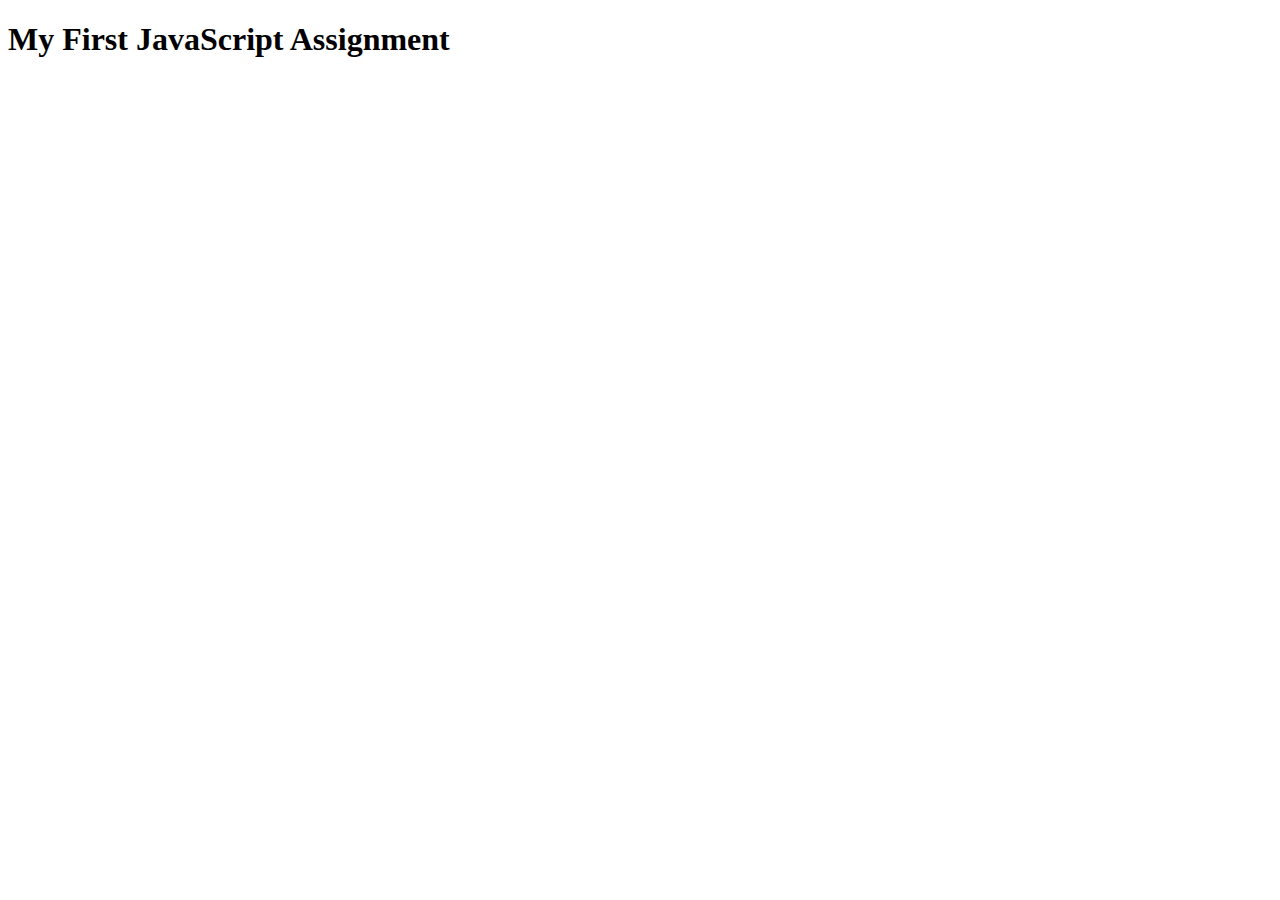
<file: AdiAlOwaifeer/week4/index.html>
<!DOCTYPE html>
<html lang="en">
<head>
    <title> My First JavaScript Assignment </title>
    <script src="script.js"></script>
</head>
<body>
    <div>
        <h1> My First JavaScript Assignment </h1>
    </div>



</body>
</html>
</file>
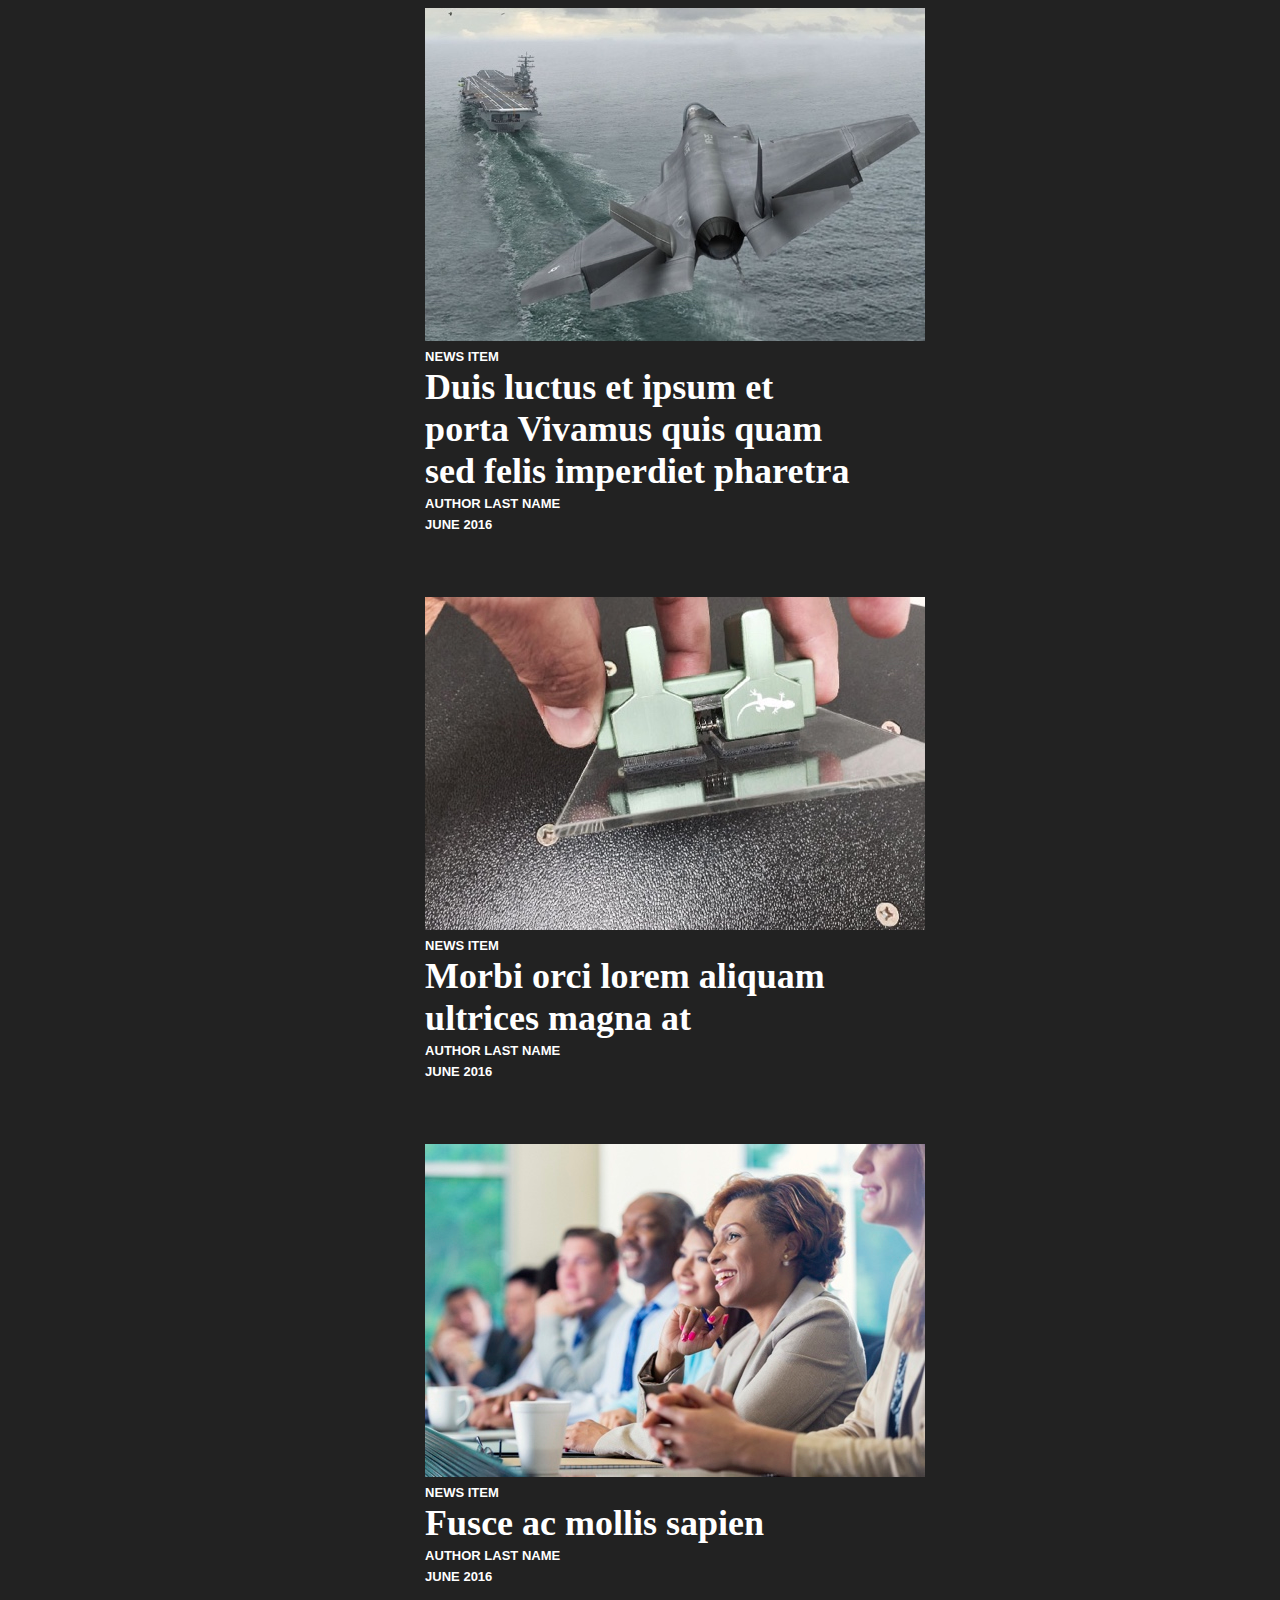
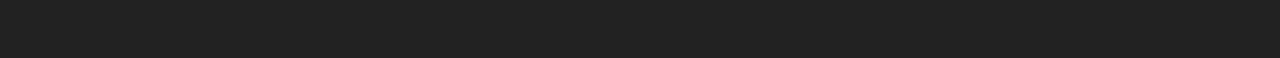
<file: AdiAlOwaifeer/week2/0. Practice Makes Perfect/index.html>
<!doctype html>
<html class="no-js" lang="en">
  <head>
    <meta charset="utf-8">
    <meta name="description" content="">
    <meta name="viewport" content="width=device-width, initial-scale=1">
    <title>Sample Page</title>

    <link rel="apple-touch-icon" href="apple-touch-icon.png">
    <link rel="stylesheet" href="main.css">
  </head>
  <body>

  <main class="aa">

    <!-- Homepage News Layout -->
    <section class="hp-news-container">
      <div class="hp-news-block-container hp-news-block-container-1">
        <img src="img/aa_sample_3_sized.jpg" alt="F-22 landing on aircraft carrier" />
        <br>
        <span class="hp-news-category">News Item</span>
        <h2 class="hp-news-title">Duis luctus et ipsum et porta Vivamus quis quam sed felis imperdiet pharetra</h2>
        <h3 class="hp-news-author">Author Last Name</h3>
        <h4 class="hp-news-date">June 2016</h4>
      </div>
      <div class="hp-news-block-container hp-news-block-container-2">
        <img src="img/aa_sample_9_sized.jpg" alt="Electronic chip board" />
        <br>
        <span class="hp-news-category">News Item</span>
        <h2 class="hp-news-title">Morbi orci lorem aliquam ultrices magna at</h2>
        <h3 class="hp-news-author">Author Last Name</h3>
        <h4 class="hp-news-date">June 2016</h4>
      </div>
      <div class="hp-news-block-container hp-news-block-container-3">
        <img src="img/aa_sample_7_sized.jpg" alt="Racially diverse board meeting" />
        <br>
        <span class="hp-news-category">News Item</span>
        <h2 class="hp-news-title">Fusce ac mollis sapien</h2>
        <h3 class="hp-news-author">Author Last Name</h3>
        <h4 class="hp-news-date">June 2016</h4>
      </div>
    </section>
  </main>

  </body>
</html>
</file>
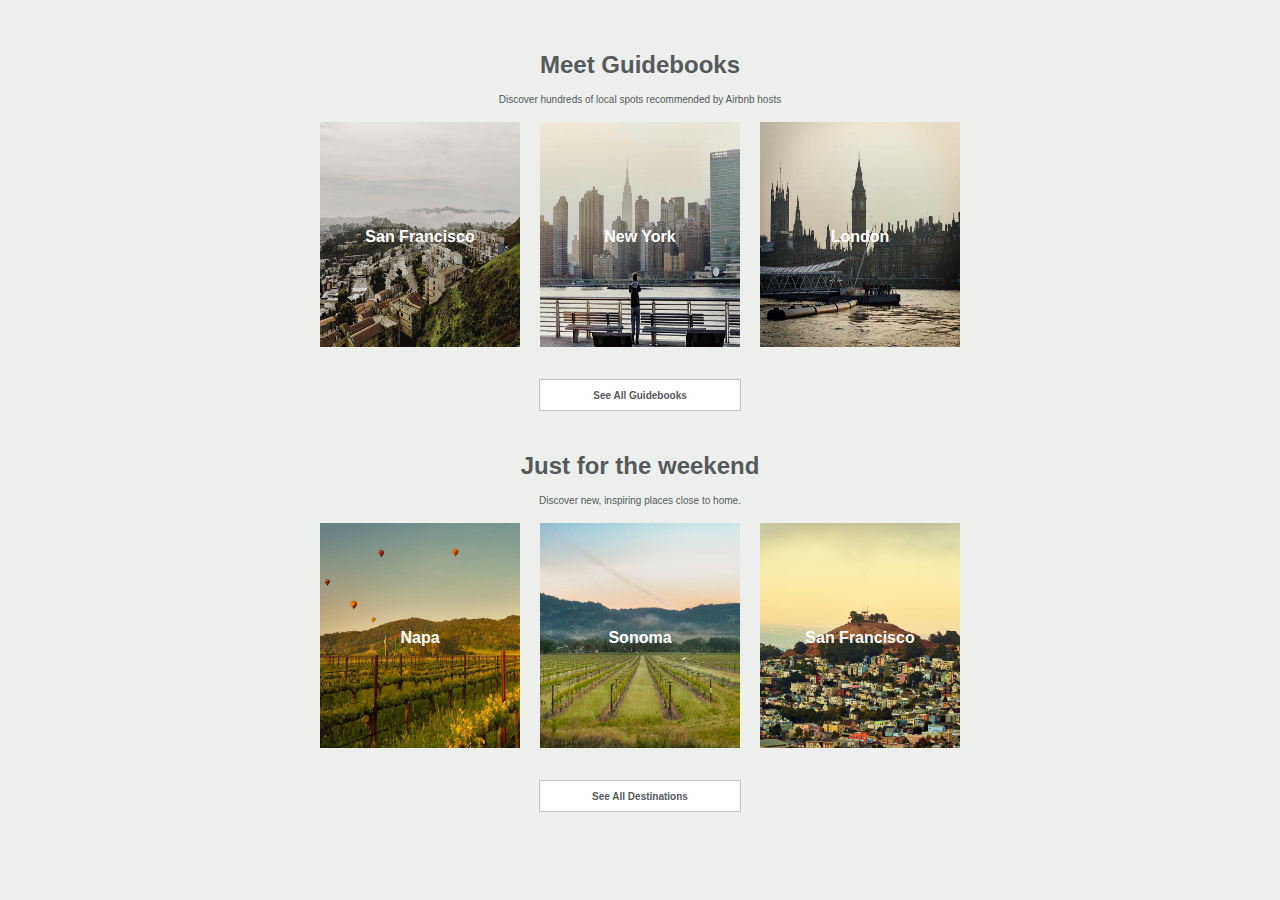
<file: AdiAlOwaifeer/week2/1. Airbnb Layout/index.html>
<!DOCTYPE html>
<html lang="en">
<head>
  <meta charset="UTF-8">
  <meta name="viewport" content="width=device-width, initial-scale=1">
  <link rel="stylesheet" type="text/css" href="css/style.css">
  <title>Airbnb Mockup Page</title>
</head>
<body>
  <h1>Meet Guidebooks</h1>
  <h2>Discover hundreds of local spots recommended by Airbnb hosts</h2>
  <div class="container">
      <div class="item">
          <img class="img" src="img/san-francisco.jpg" alt="">
          <div class="text">San Francisco</div>
      </div>
      <div class="item">
        <img class="img" src="img/new-york.jpg" alt="">
        <div class="text">New York</div>
      </div>
      <div class="item">
        <img class="img" src="img/london.jpg" alt="">
        <div class="text">London</div>
      </div>
  </div>
  &nbsp;
  <div class="button">
      See All Guidebooks
  </div>
  &nbsp;
  <h1>Just for the weekend</h1>
  <h2>Discover new, inspiring places close to home.</h2>
  <div class="container">
      <div class="item">
          <img class="img" src="img/napa.jpg" alt="">
          <div class="text">Napa</div>
      </div>
      <div class="item">
        <img class="img" src="img/sonoma.jpg" alt="">
        <div class="text">Sonoma</div>
      </div>
      <div class="item">
        <img class="img" src="img/san-francisco-2.jpg" alt="">
        <div class="text">San Francisco</div>
      </div>
  </div>
  &nbsp;
  <div class="button">
      See All Destinations
  </div>

</body>
</html>
</file>
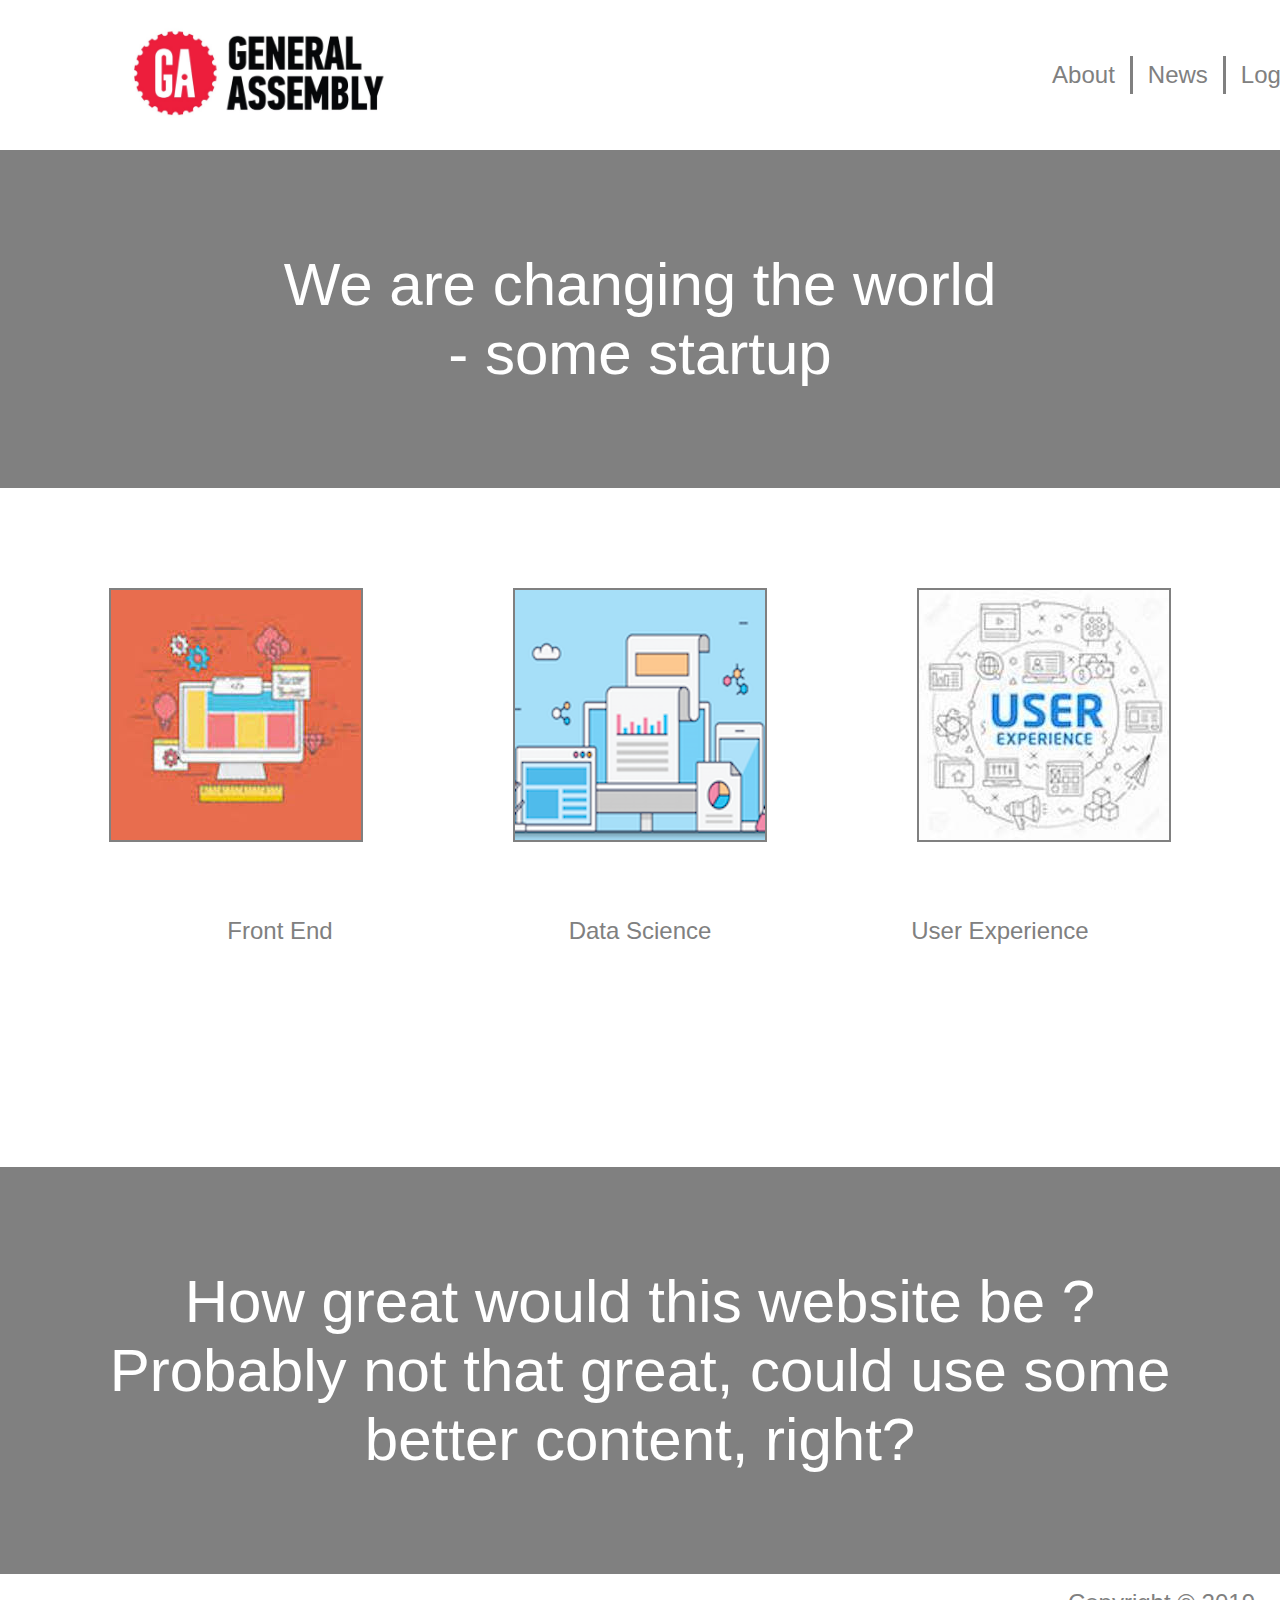
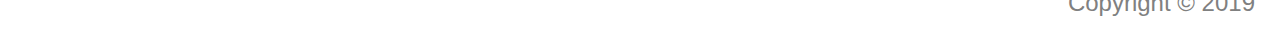
<file: AdiAlOwaifeer/week2/2. DOM Tree/index.html>
<!DOCTYPE html>
<html lang="en">
<head>
    <meta charset="UTF-8">
    <meta name="viewport" content="width=device-width, initial-scale=1.0">
    <meta http-equiv="X-UA-Compatible" content="ie=edge">
    <title>Startup</title>
    <link rel="stylesheet" href="main.css">
</head>

<body>
    <!-- Header & Navigation Bar -->
    <nav class="navigation-bar">
        <img class="logo" src="images/logo.jpg">
        <ul>
            <li>About</li>
            <li>News</li>
            <li>Login</li>
        </ul>
    </nav>

    <!-- Main -->
    <div class="text-section">
        We are changing the world
            <br>
            - some startup 
    </div>
    <div class="section2">
        <div class="image-container">
           <div class="item-image">
           <img src="images/item1.jpeg" alt="FEWD">
           </div>
           <div class="item-image">
           <img src="images/item2.png" alt="Data Science">
           </div>
           <div class="item-image">
           <img src="images/item3.jpg" alt="User Experience">
           </div>
        </div>
        <div class="list-container"> 
           <div class="item-list">
           Front End
           </div>
           <div class="item-list">
           Data Science
           </div>
           <div class="item-list">
           User Experience
           </div>     
        </div>
    </div>
    <div class="text-section">
        How great would this website be ? <br> Probably not that great, could use some <br> better content, right?
    </div>

    <!-- Footer -->
    <div class="footer"> Copyright &copy; 2019 </div>
</body>
</html>
</file>
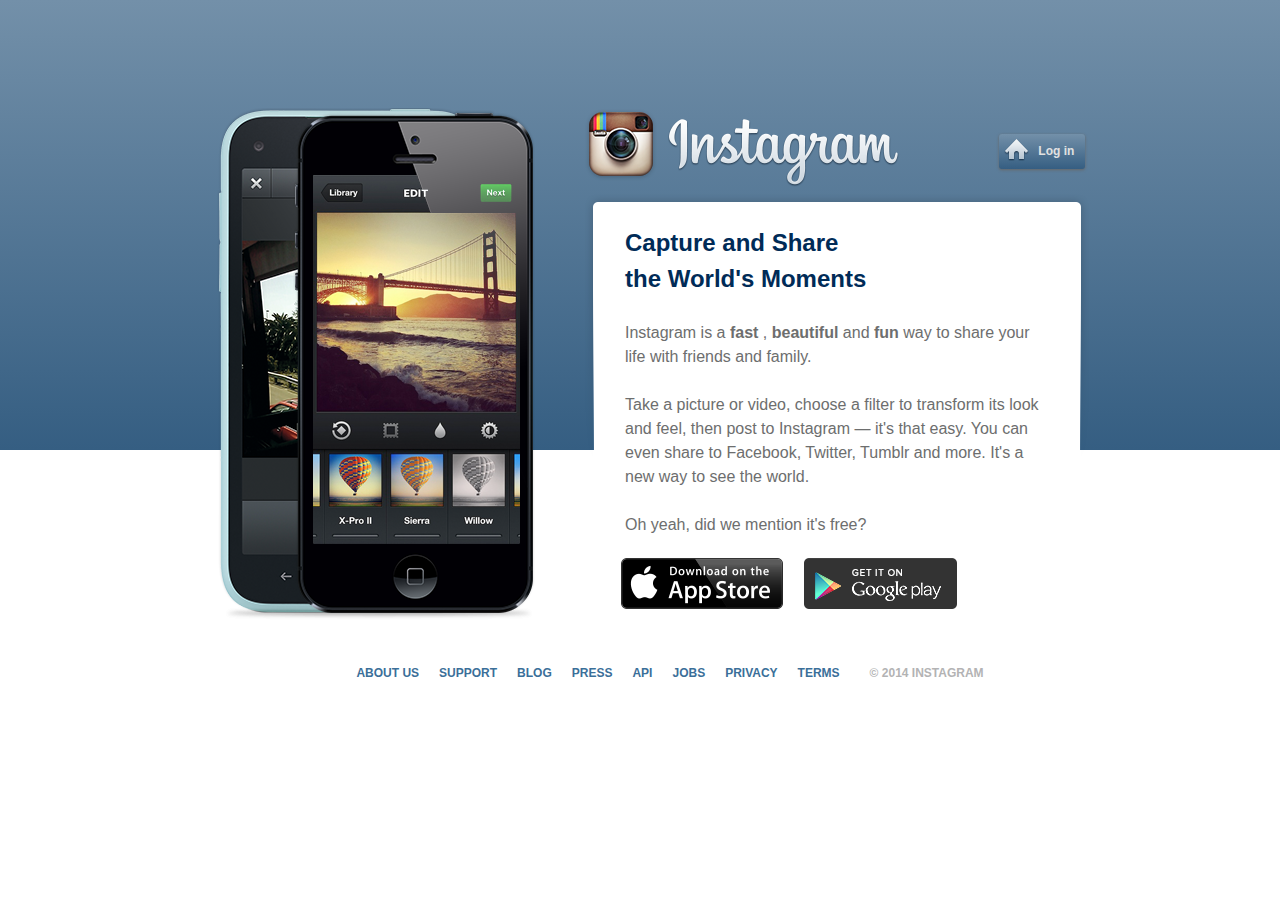
<file: AdiAlOwaifeer/week2/4. Instagram Replication/index.html>
<!DOCTYPE html>
<html lang="en">
<head>
  <title>Instagram</title>
  <link href="css/main.css" rel="stylesheet">
</head>
<body>
<div class="container1">
  <div class="item_iphone">
    <img src="images/phones.png" alt="">  
  </div>
  <div class="item_remaining_items">
    <div class="container2">
      <div class="item_logo">
        <img src="images/brand.png" alt="">
      </div>
      <button class="btn_login">
        <span>Log in</span>
      </button>
    </div>
    <div class="container3">
      <div class="item_paragraph">
        <p>
            <div class="text_title"> Capture and Share <br> the World's Moments </div>
            <div class="text_body">
            <br>Instagram is a <span class="bold_text"> fast </span>, <span class="bold_text">beautiful </span>  and <span class="bold_text">fun </span> way to share your life with friends and family.
          <br>
          <br>
            Take a picture or video, choose a filter to transform its look and feel, then post to Instagram &mdash; it's that easy. You can even share to Facebook, Twitter, Tumblr and more. It's a new way to see the world.
          <br>
          <br>
          
            Oh yeah, did we mention it's free?
            </div>
        </p>
      </div>
    </div>
    <div class="container4">
      <div class="item_appstore_btn">
        <img src="images/badge-iphone.png" alt="">
      </div>
      <div class="item_appstore_btn">
        <img src="images/badge-android.png" alt="">
      </div>
    </div>
  </div>
</div>  

<footer class="footer">
  <ul>
    <li>About Us</li>
    <li>Support</li>
    <li>Blog</li>
    <li>Press</li>
    <li>API</li>
    <li>Jobs</li>
    <li>Privacy</li>
    <li>Terms</li>
    <li> &copy; 2014 Instagram</li>
  </ul>
</footer>
</body>
</html>
</file>
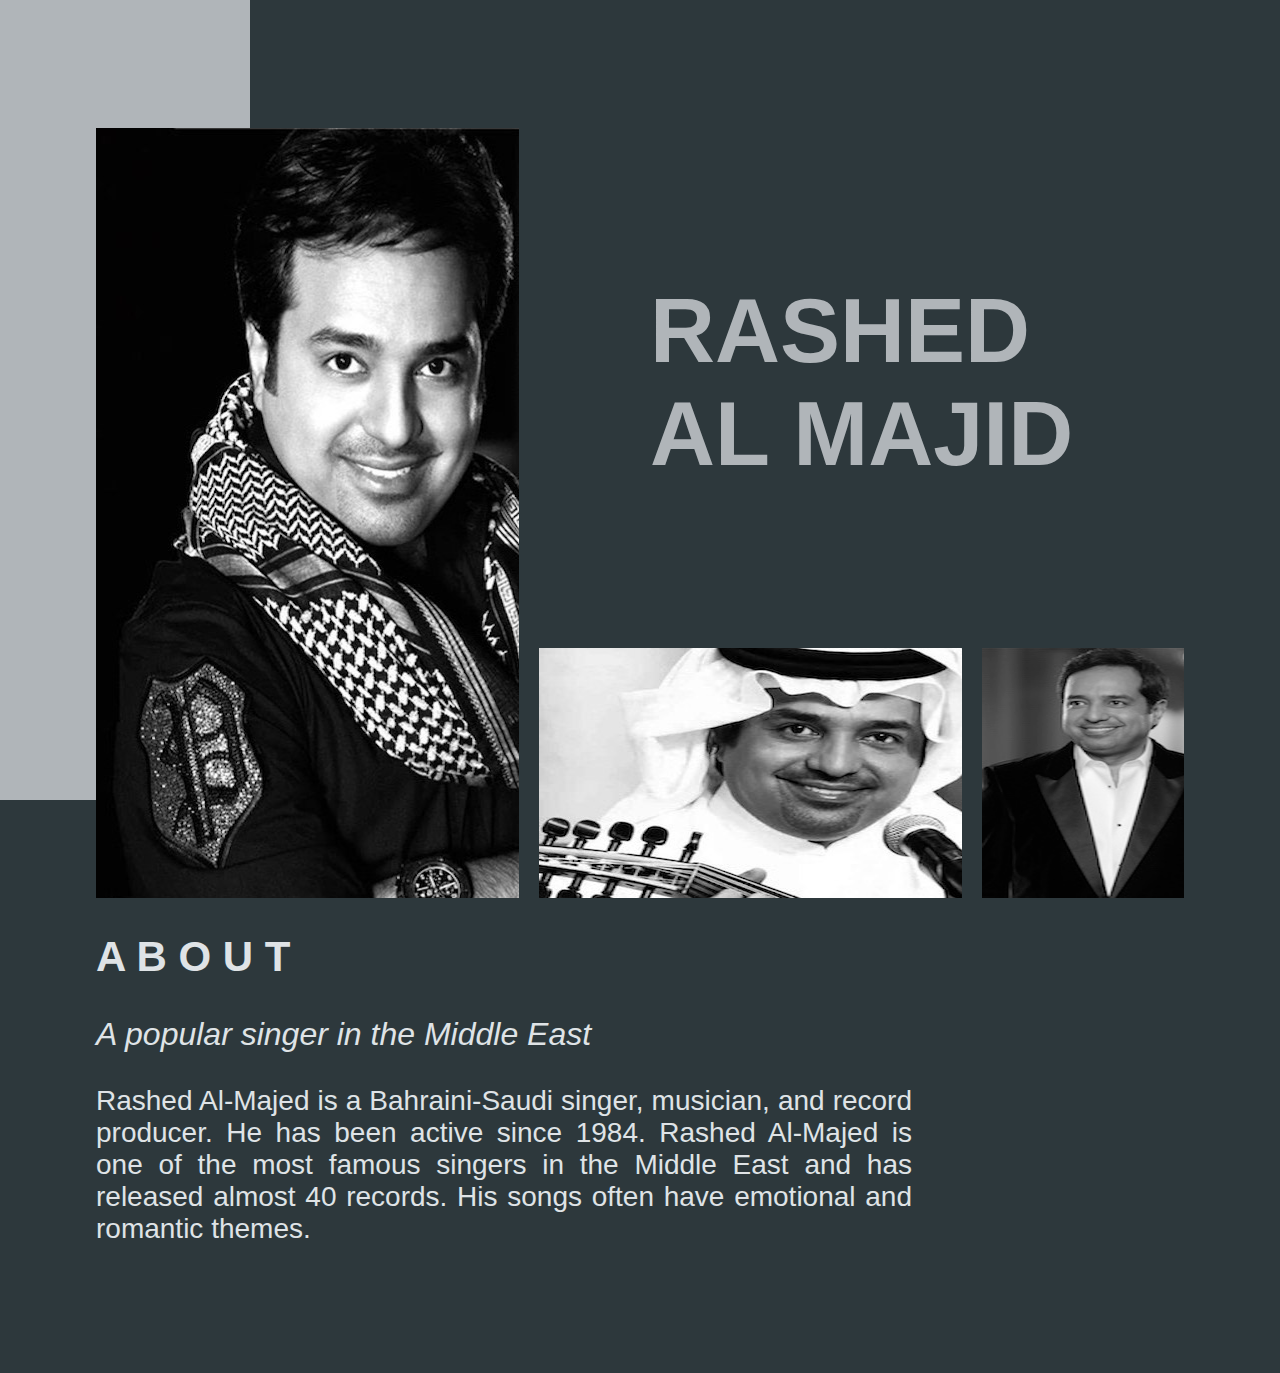
<file: AdiAlOwaifeer/week3/02-your-favorite-musician/index.html>
<!DOCTYPE html>
<html lang="en">
<head>
    <meta charset="UTF-8">
    <meta name="viewport" content="width=device-width, initial-scale=1.0">
    <meta http-equiv="X-UA-Compatible" content="ie=edge">
    <title>RASHED AL MAJID</title>
    <link rel="stylesheet" href="style.css">
</head>
<body>
    <!-- Section 1 -->
    <div class="container">
        <div class="box1">
        </div>
        <div class="box2">
            <h1>RASHED <br>
                AL MAJID</h1>
        </div>
        <div class="box3">
        </div>
        <div class="box4">
        </div>
    </div>
    <!-- Section 2 -->
    <h2>A B O U T</h2>
    <h3>A popular singer in the Middle East</h3>
    <p>
        Rashed Al-Majed is a Bahraini-Saudi singer, musician, and record producer. He has been active since 1984. 
        Rashed Al-Majed is one of the most famous singers in the Middle East and has released almost 40 records. 
        His songs often have emotional and romantic themes.
    </p>

</body>
</html>
</file>
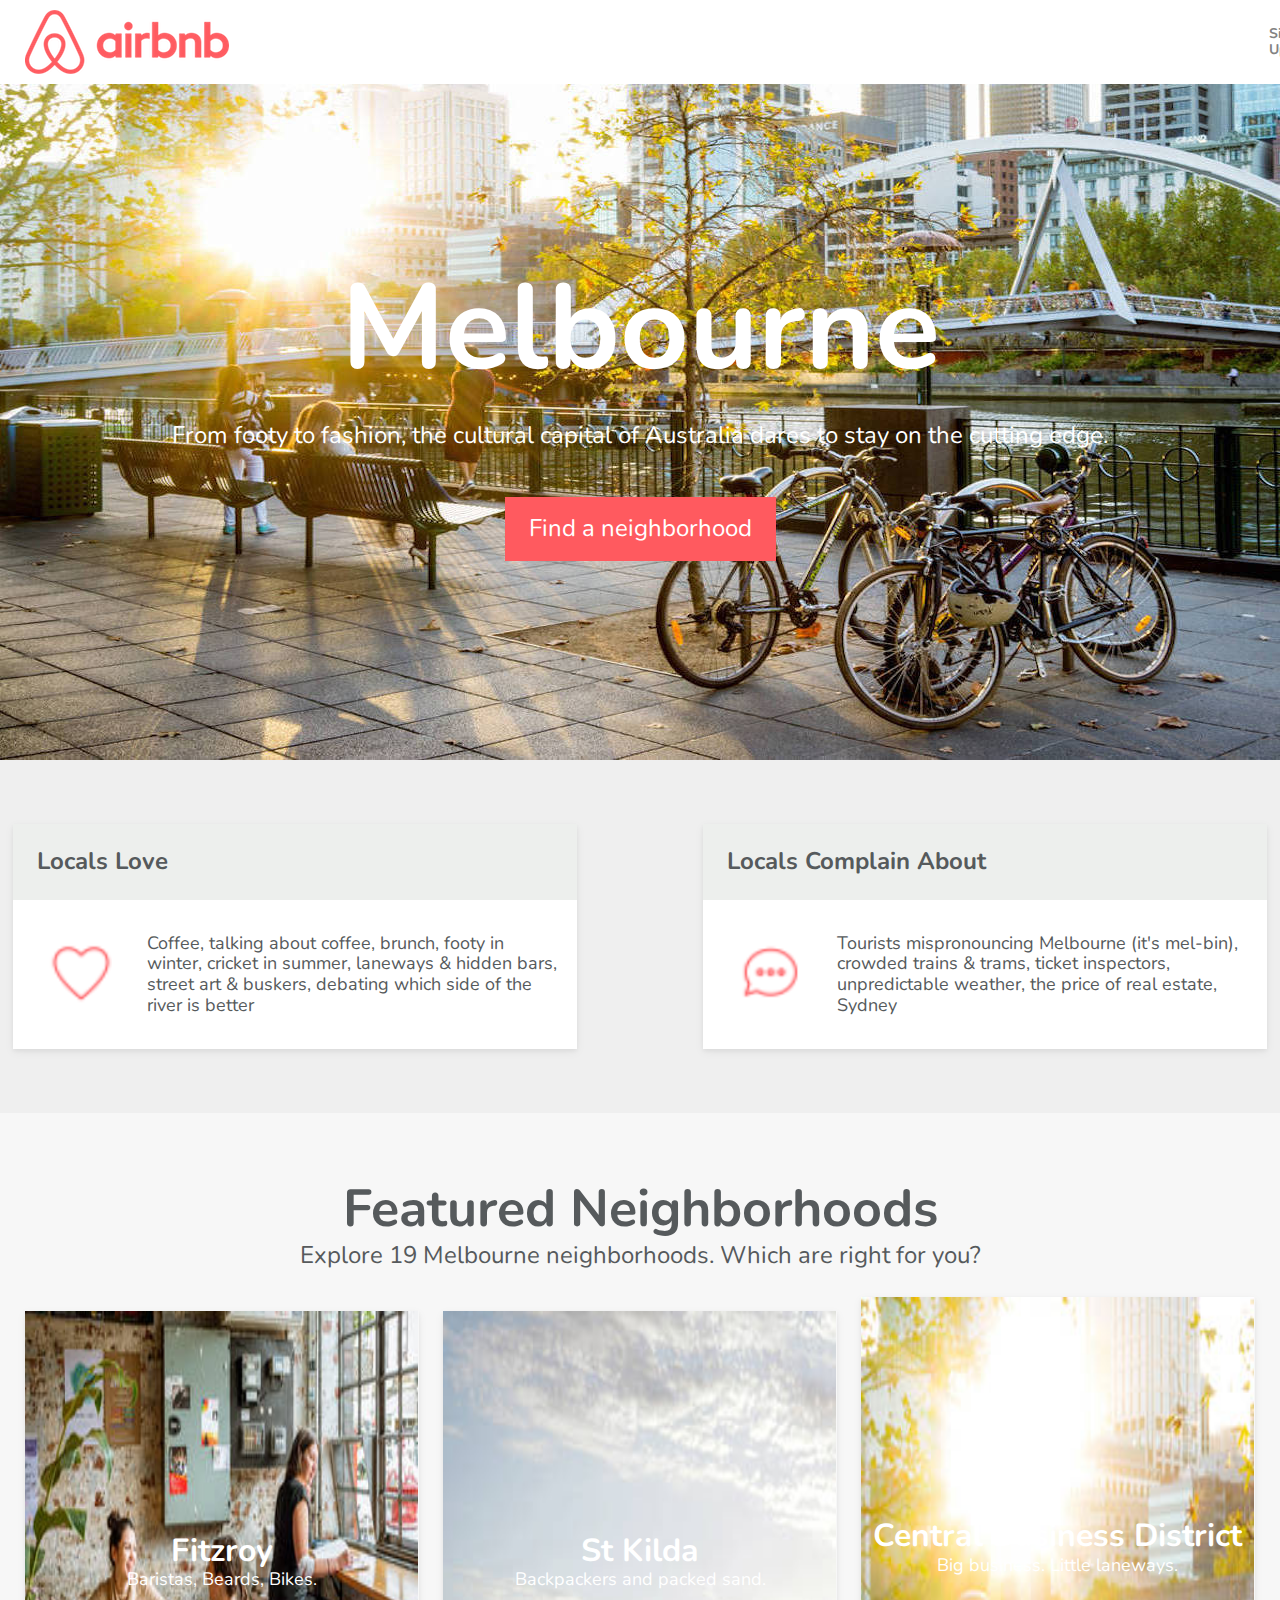
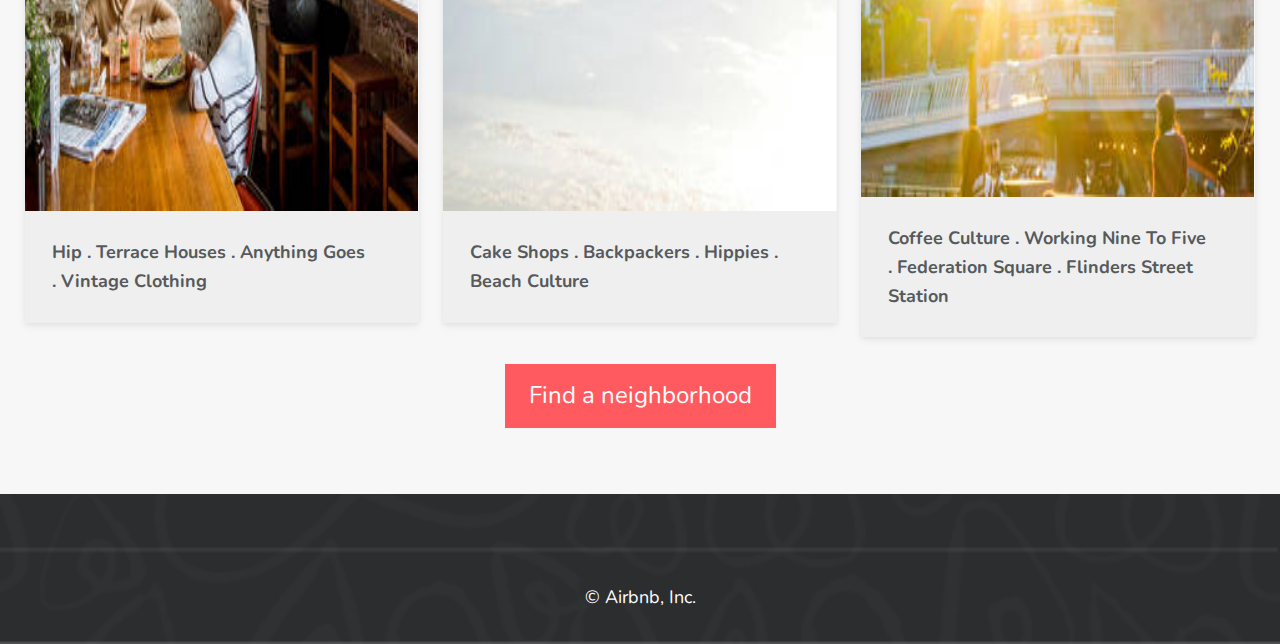
<file: AdiAlOwaifeer/week3/03-airbnb-layout-advanced/index.html>
<!doctype html>
<html>
  <head>
    <title>Airbnb | Melbourne</title>
    <link rel="stylesheet" href="css/normalize.css">
    <link rel="stylesheet" href="css/styles.css">

    <!-- Google Font embed -->
    <link href="https://fonts.googleapis.com/css?family=Nunito:400,700,900" rel="stylesheet">

  </head>
  <body>

<!-- Header -->
<header>
  <img src="img/logo.png" alt="">
  <ul>
    <li>Sign Up</li>
    <li>Log In</li>
  </ul>
</header>

<!-- Section 1 -->
<div class="section1">
  <h1> Melbourne </h1> 
  <p> From footy to fashion, the cultural capital of Australia dares to stay on the cutting edge.</p> 
  <p class="button"> Find a neighborhood</p>
</div>

<!-- Section 2 -->
<div class="section2">
  <div class="box">
    <p class="box_title">
        Locals Love
    </p>
    <div class="box_content">
      <img src="img/heart.png" alt="">
      <p class="box_text">
          Coffee, talking about coffee, brunch, footy in winter, cricket in summer, laneways & hidden bars, 
          street art & buskers, debating which side of the river is better
      </p>
    </div>
  </div>
  <div class="box">
      <p class="box_title">
          Locals Complain About
      </p>
      <div class="box_content">
        <img src="img/speechbubble.png" alt="">
        <p class="box_text">
            Tourists mispronouncing Melbourne (it's mel-bin), crowded trains & trams, ticket inspectors, 
            unpredictable weather, the price of real estate, Sydney
        </p>
      </div>
  </div>
</div>

<!-- Section 3 -->

<div class="section3">
    <h2> Featured Neighborhoods </h2> 
    <p> Explore 19 Melbourne neighborhoods. Which are right for you? </p> 
    <div class="box_container">
        <div class="box">
            <div class="box_image" id="fitzroy">
                <h3>Fitzroy</h3>
                <p> Baristas, Beards, Bikes. </p>
            </div>
            <div class="box_content">
                  Hip  .  Terrace Houses  .  Anything Goes  .  Vintage Clothing
            </div>
          </div>

          <div class="box">
              <div class="box_image" id="kilda">
                  <h3>St Kilda</h3>
                  <p> Backpackers and packed sand. </p>
              </div>
              <div class="box_content">
                  Cake Shops  .  Backpackers  .  Hippies  .  Beach Culture
              </div>
            </div>

            <div class="box">
                <div class="box_image" id="central">
                    <h3>Central Business District</h3>
                    <p> Big business. Little laneways.</p>
                </div>
                <div class="box_content">
                    Coffee Culture  .  Working Nine To Five  .  Federation Square  .  Flinders Street Station
                </div>
            </div>
    </div>
    <p class="button"> Find a neighborhood</p>
</div>

<!-- Footer -->
<footer>
  <p> &copy; Airbnb, Inc.</p>
</footer>

  </body>
</html>
</file>
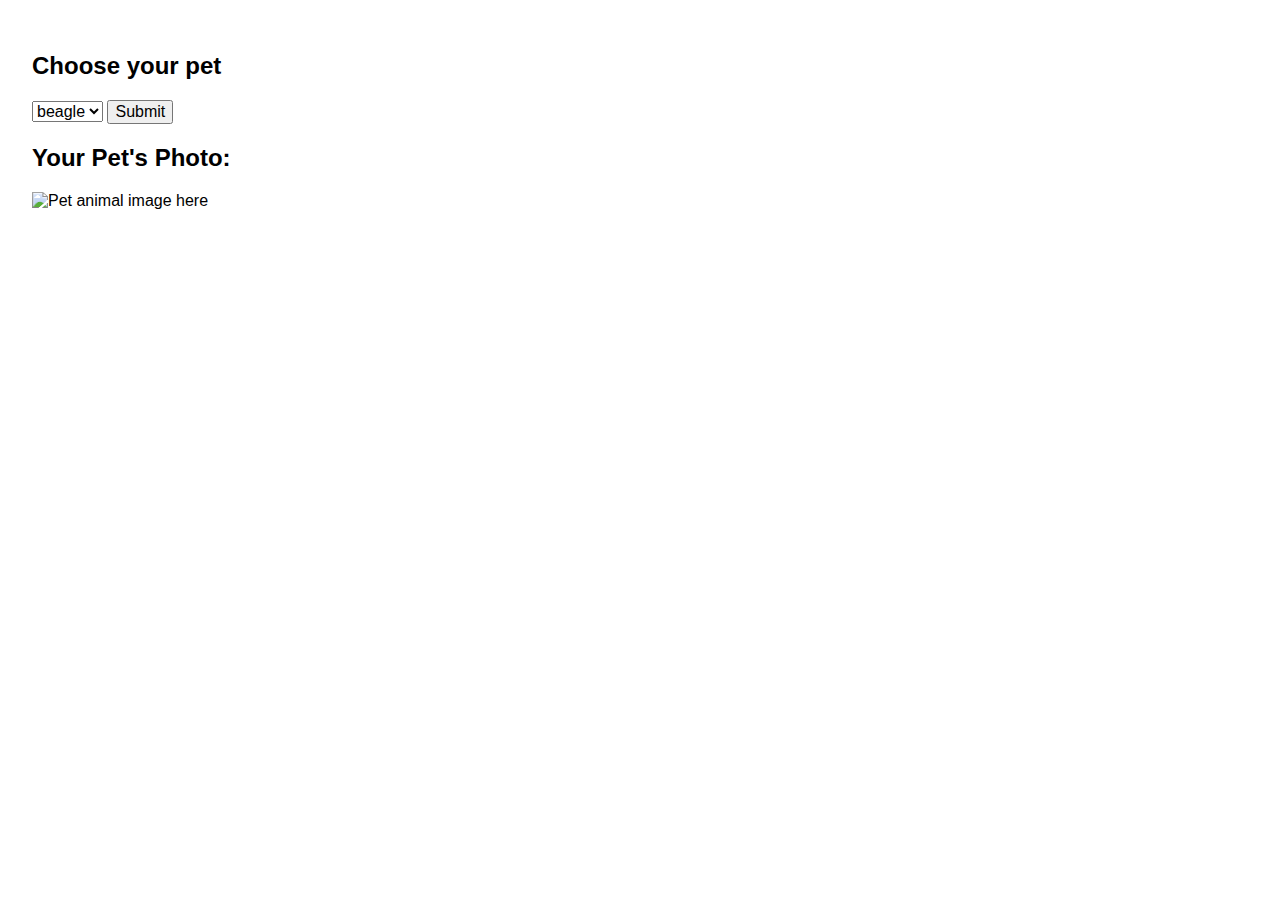
<file: AdiAlOwaifeer/week6/02-petpalooza/index.html>
<!doctype html>
<html>
<head>
  <title>Image Selector / Switcher</title>
  <link rel="stylesheet" href="css/normalize.css">
  <link rel="stylesheet" href="css/main.css">
</head>
<body>
  <h2>Choose your pet</h2>
  <section class="select-container">
    <form id="pet-form">
      <select id="pet-select-list">
      </select>
      <button id="btnSubmit" type="submit">Submit</button>
    </form>
  </section>
      <h2>Your Pet's Photo:</h2>
    <div id="pet-image-container">
        <img id="the-pet-image"  alt="Pet animal image here">
    </div>

  <script src="https://ajax.googleapis.com/ajax/libs/jquery/3.1.0/jquery.min.js"></script>
  <script src="js/main.js"></script>
</body>
</html>
</file>
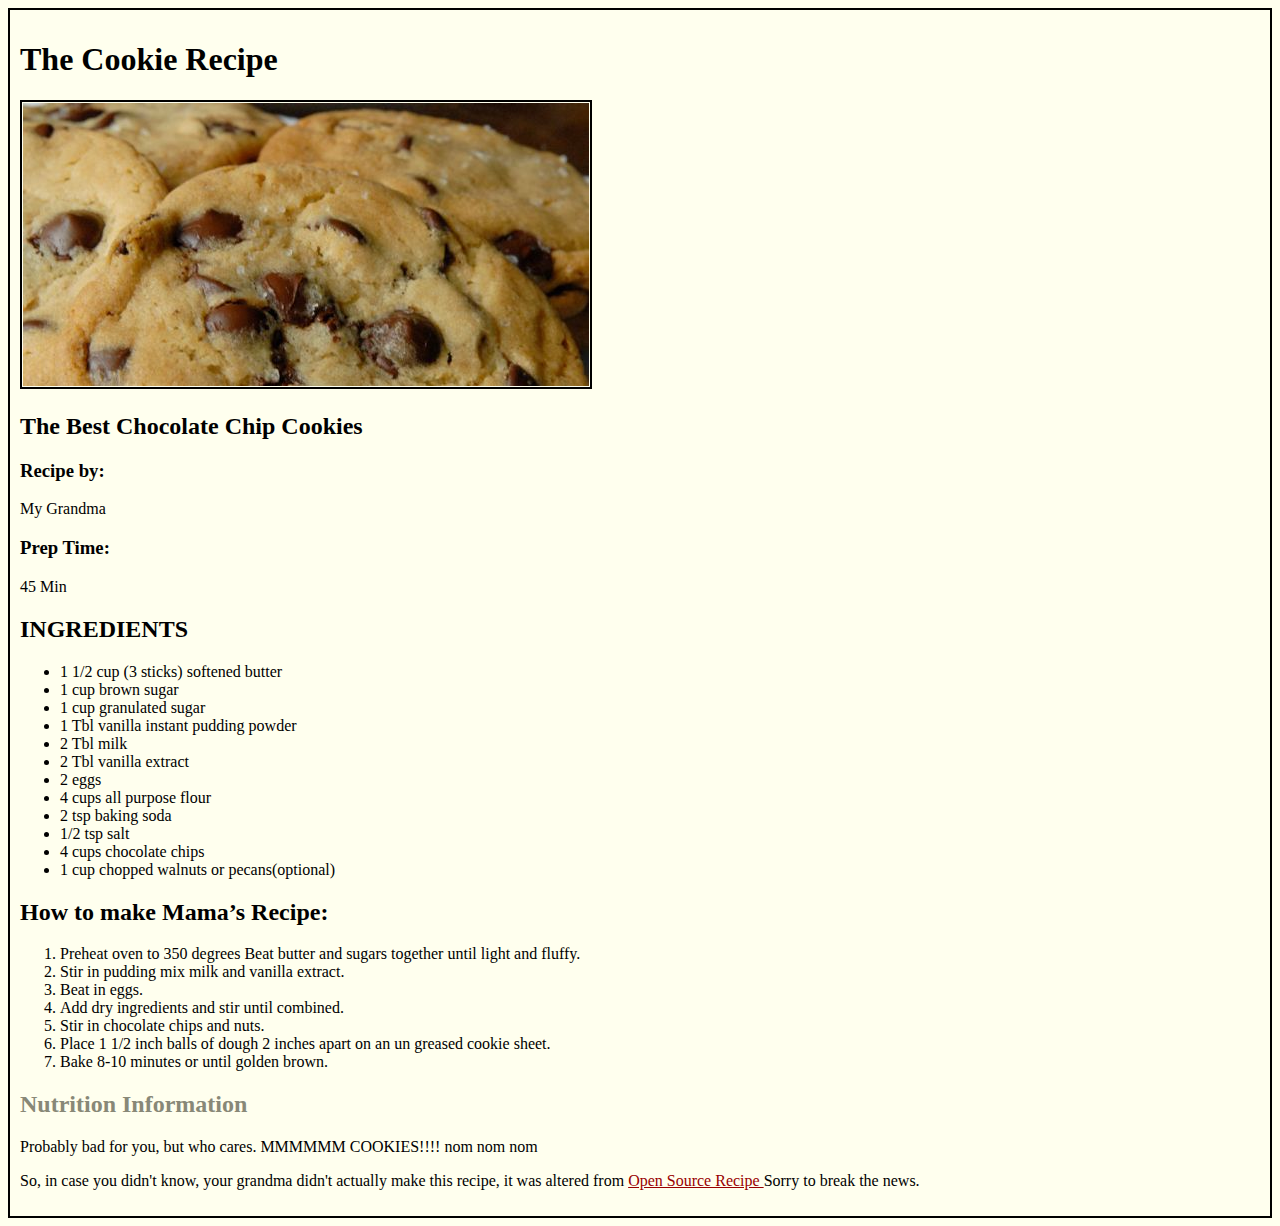
<file: AdiAlOwaifeer/week1/L1 - HTML Basics/1. Cookie Recipe/Index.html>
<!DOCTYPE html>
<html lang="en">
<head>
    <meta charset="UTF-8">
    <meta name="viewport" content="width=device-width, initial-scale=1.0">
    <meta http-equiv="X-UA-Compatible" content="ie=edge">
    <title>The Cookie Recipe</title>
    <link rel="stylesheet" href="main.css">
</head>
<body>
<h1>
    The Cookie Recipe
</h1>    
<img src="cookies.jpg" alt="Cookies">
<h2>
    The Best Chocolate Chip Cookies
</h2>

<h3>
    Recipe by: 
</h3>
<p>My Grandma</p>
<h3>
    Prep Time:
</h3>
<p>45 Min</p>


<h2> INGREDIENTS </h2>
<ul>
    <li> 1 1/2 cup (3 sticks) softened butter </li>
    <li> 1 cup brown sugar </li>
    <li> 1 cup granulated sugar </li>
    <li> 1 Tbl vanilla instant pudding powder </li>
    <li> 2 Tbl milk </li>
    <li> 2 Tbl vanilla extract </li>
    <li>    2 eggs </li>
    <li>   4 cups all purpose flour </li>
    <li>   2 tsp baking soda </li>
    <li>   1/2 tsp salt </li>
    <li>   4 cups chocolate chips </li>
    <li>   1 cup chopped walnuts or pecans(optional) </li>
</ul>

<h2>
    How to make Mama’s Recipe:
</h2>
<ol>
    <li> Preheat oven to 350 degrees Beat butter and sugars together until light and fluffy. </li>
    <li> Stir in pudding mix milk and vanilla extract. </li>
    <li> Beat in eggs. </li>
    <li> Add dry ingredients and stir until combined.</li>
    <li> Stir in chocolate chips and nuts.</li>
    <li> Place 1 1/2 inch balls of dough 2 inches apart on an un greased cookie sheet. </li>
    <li> Bake 8-10 minutes or until golden brown.  </li> 
</ol>

<h2 id="n">
    Nutrition Information
</h2>
<p>
    Probably bad for you, but who cares. MMMMMM COOKIES!!!! nom nom nom
</p>
<p>
    So, in case you didn't know, your grandma didn't actually make this recipe, it was altered from <a href="http://www.opensourcefood.com/people/Amanori/recipes/mamas-recipe-the-best-chocolate-chip-cookies"> Open Source Recipe </a> 
    Sorry to break the news.
</p>
</body>
</html>
</file>
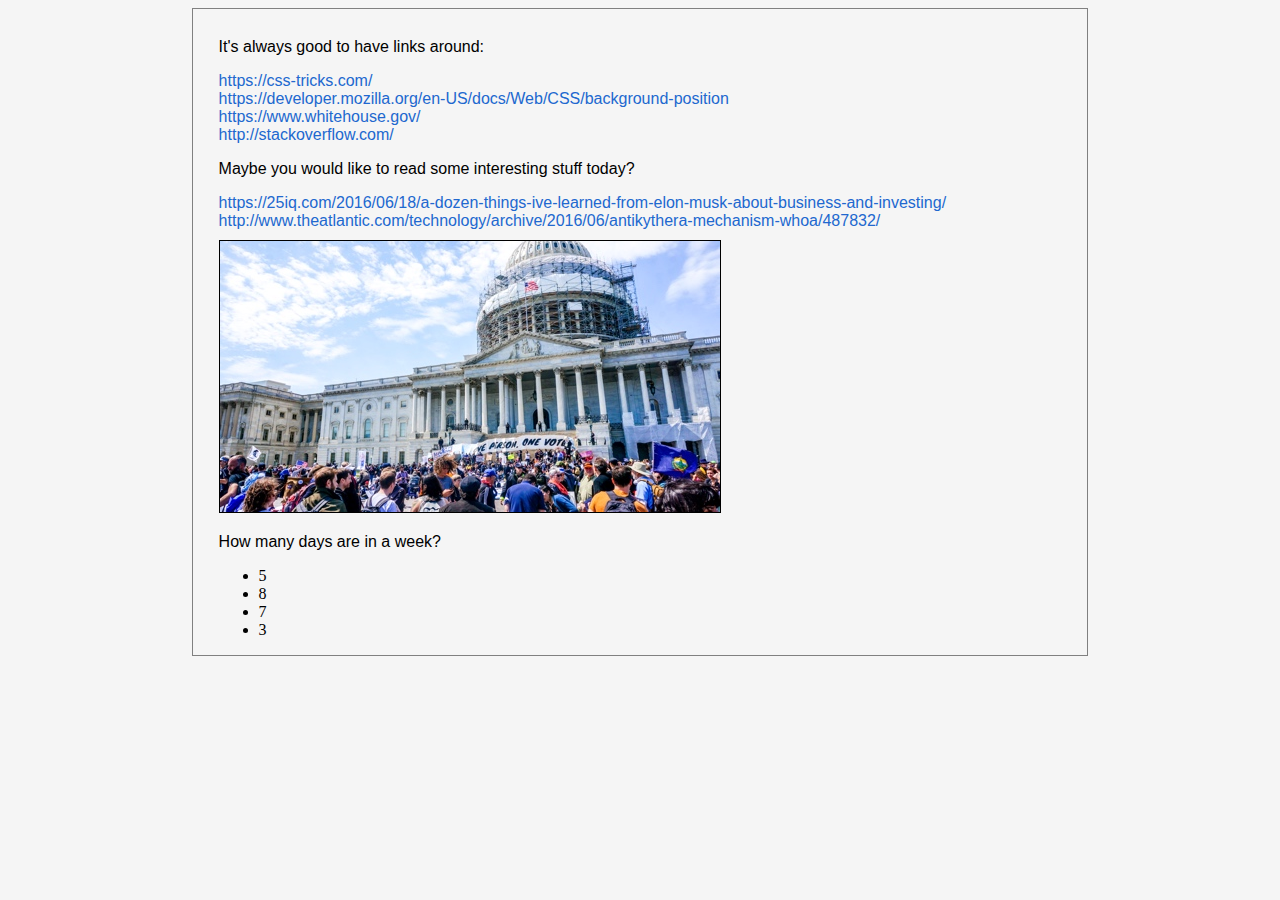
<file: AdiAlOwaifeer/week1/L2 - CSS Basics/1. Structure It/index.html>
<!DOCTYPE html>
<html lang="en">
<head>
    <meta charset="UTF-8">
    <meta name="viewport" content="width=device-width, initial-scale=1.0">
    <meta http-equiv="X-UA-Compatible" content="ie=edge">
    <title>Document</title>
    <link rel="stylesheet" href="main.css">
</head>
<body>
    <p>
        It's always good to have links around:
    </p>
    <a href="https://css-tricks.com/" target="_blank">https://css-tricks.com/</a>
    <br>
    <a href="https://developer.mozilla.org/en-US/docs/Web/CSS/background-position" target="_blank">https://developer.mozilla.org/en-US/docs/Web/CSS/background-position</a>
    <br>
    <a href="https://www.whitehouse.gov/" target="_blank">https://www.whitehouse.gov/</a>
    <br>
    <a href="http://stackoverflow.com/" target="_blank">http://stackoverflow.com/</a>
    &nbsp;
<p>
    Maybe you would like to read some interesting stuff today?
</p>
<a href="https://25iq.com/2016/06/18/a-dozen-things-ive-learned-from-elon-musk-about-business-and-investing/" target="_blank">https://25iq.com/2016/06/18/a-dozen-things-ive-learned-from-elon-musk-about-business-and-investing/</a> 
<br>
<a href="http://www.theatlantic.com/technology/archive/2016/06/antikythera-mechanism-whoa/487832/" target="_blank">http://www.theatlantic.com/technology/archive/2016/06/antikythera-mechanism-whoa/487832/</a>
&nbsp;
<img src="rally.jpg" alt="Political Rally">
<p>
    How many days are in a week?
</p>
<ul>
    <li>5</li>
    <li>8</li>
    <li>7</li>
    <li>3</li>
</ul>
</body>
</html>
</file>
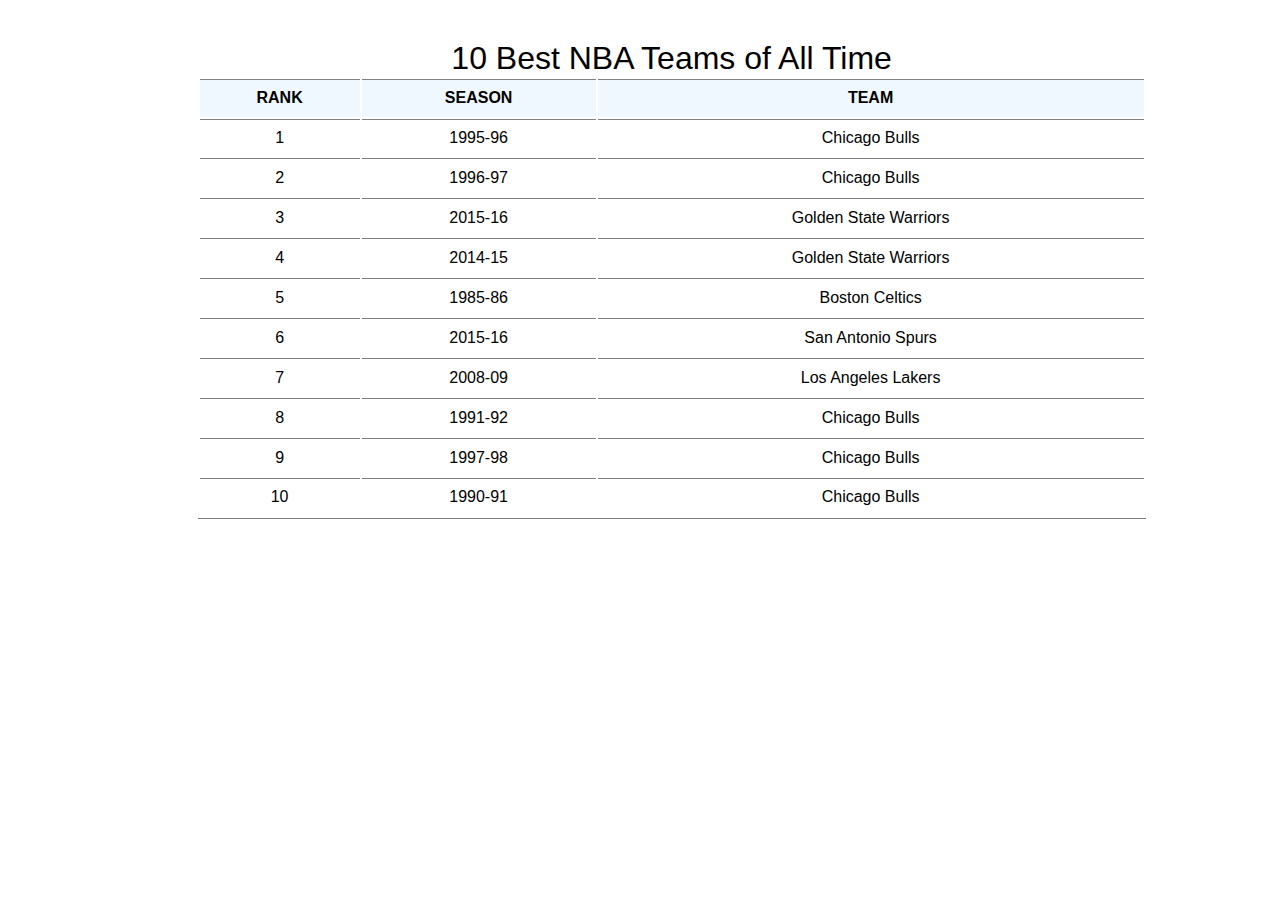
<file: AdiAlOwaifeer/week1/L2 - CSS Basics/3. Table for Your Troubles/index.html>
<!DOCTYPE html>
<html lang="en">
<head>
    <meta charset="UTF-8">
    <meta name="viewport" content="width=device-width, initial-scale=1.0">
    <meta http-equiv="X-UA-Compatible" content="ie=edge">
    <title>10 Best NBA Teams of All Time</title>
    <link rel="stylesheet" href="main.css">
</head>
<body>
    <table>
        <caption>10 Best NBA Teams of All Time</caption>
        <thead>
          <tr>
            <th>RANK</th>
            <th>SEASON</th>
            <th>TEAM</th>
          </tr>
        </thead>
        <tbody>
          <tr>
              <td>1</td>
              <td>1995-96</td>
              <td>Chicago Bulls</td>
          </tr>
          <tr>
              <td>2</td>
              <td>1996-97</td>
              <td>Chicago Bulls</td>
          </tr>
          <tr>
            <td>3</td>
            <td>2015-16</td>
            <td>Golden State Warriors</td>
        </tr>
        <tr>
            <td>4</td>
            <td>2014-15</td>
            <td>Golden State Warriors</td>
        </tr>
        <tr>
            <td>5</td>
            <td>1985-86</td>
            <td>Boston Celtics</td>
        </tr>
        <tr>
            <td>6</td>
            <td>2015-16</td>
            <td>San Antonio Spurs</td>
        </tr>
        <tr>
            <td>7</td>
            <td>2008-09</td>
            <td>Los Angeles Lakers</td>
        </tr>
        <tr>
            <td>8</td>
            <td>1991-92</td>
            <td>Chicago Bulls</td>
        </tr>
        <tr>
            <td>9</td>
            <td>1997-98</td>
            <td>Chicago Bulls</td>
        </tr>
        <tr>
            <td>10</td>
            <td>1990-91 </td>
            <td>Chicago Bulls</td>
        </tr>
        </tbody>
    </table>
</body>
</html>
</file>
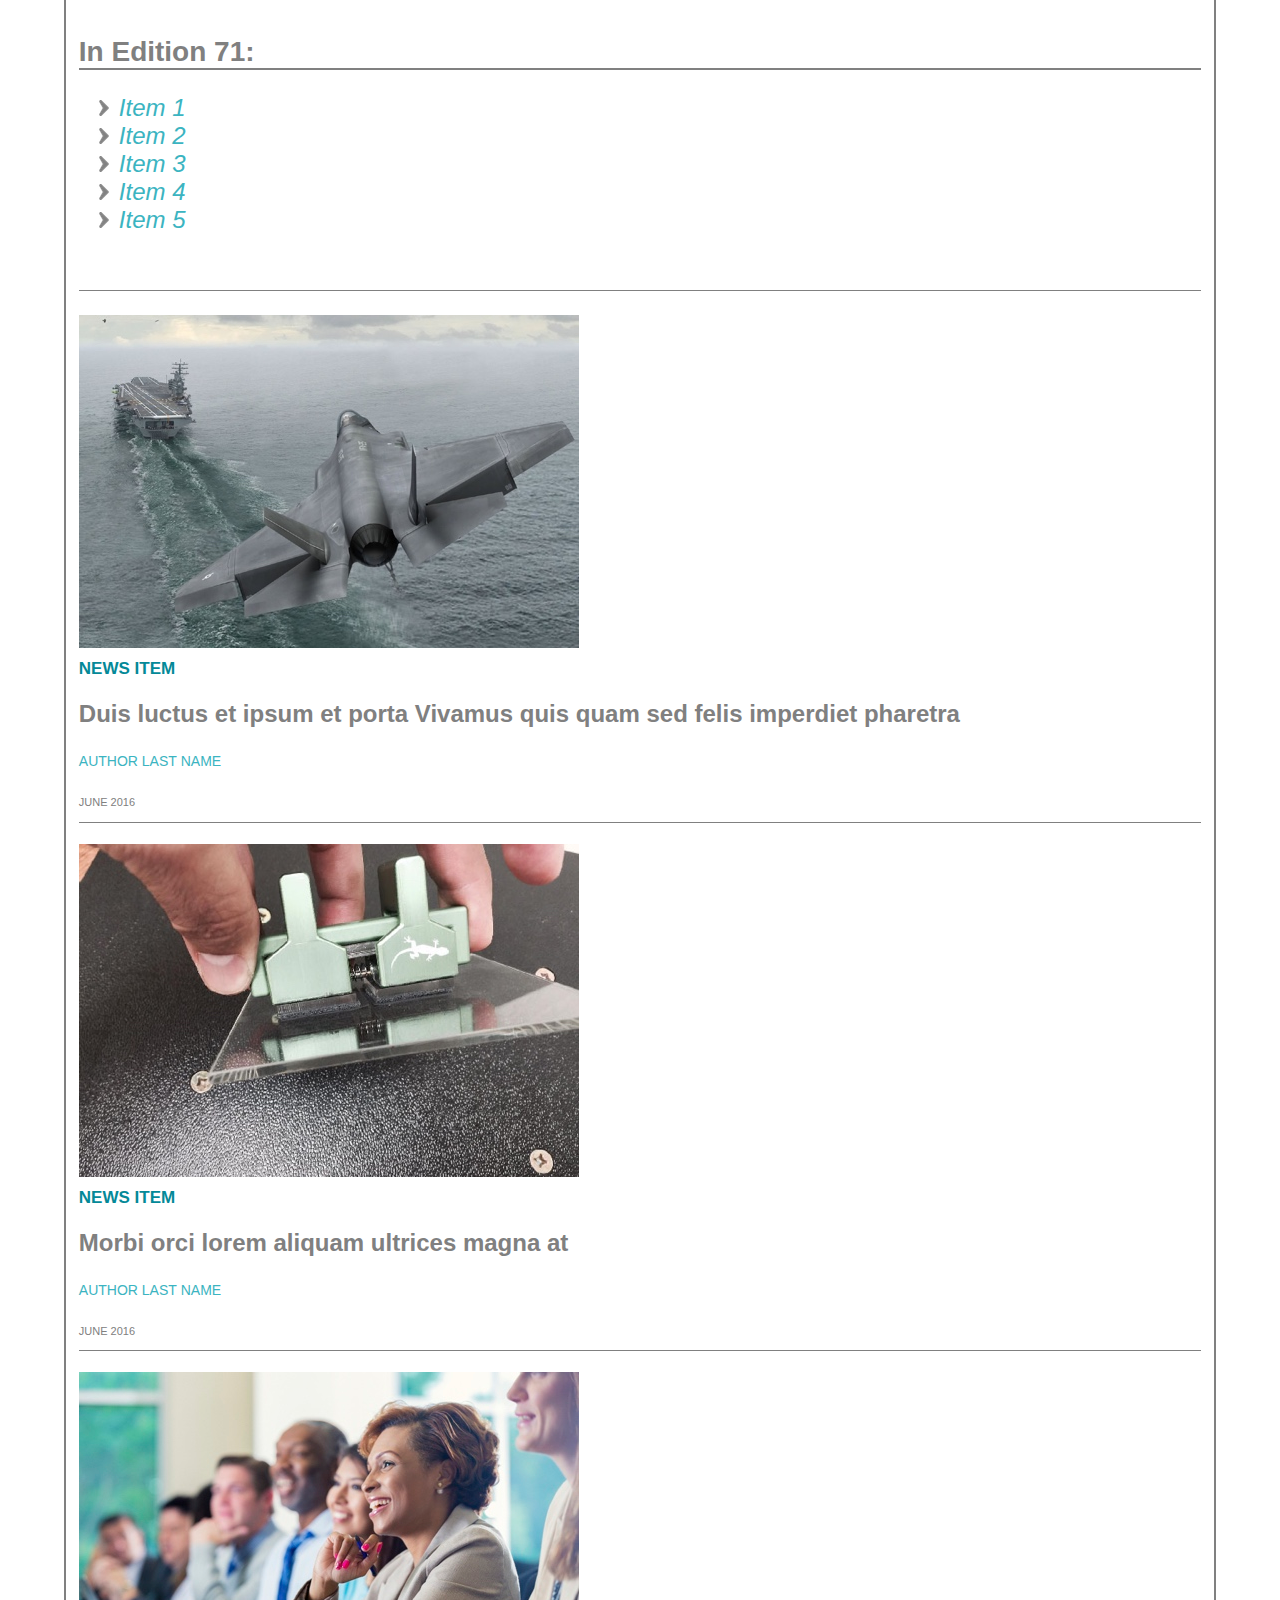
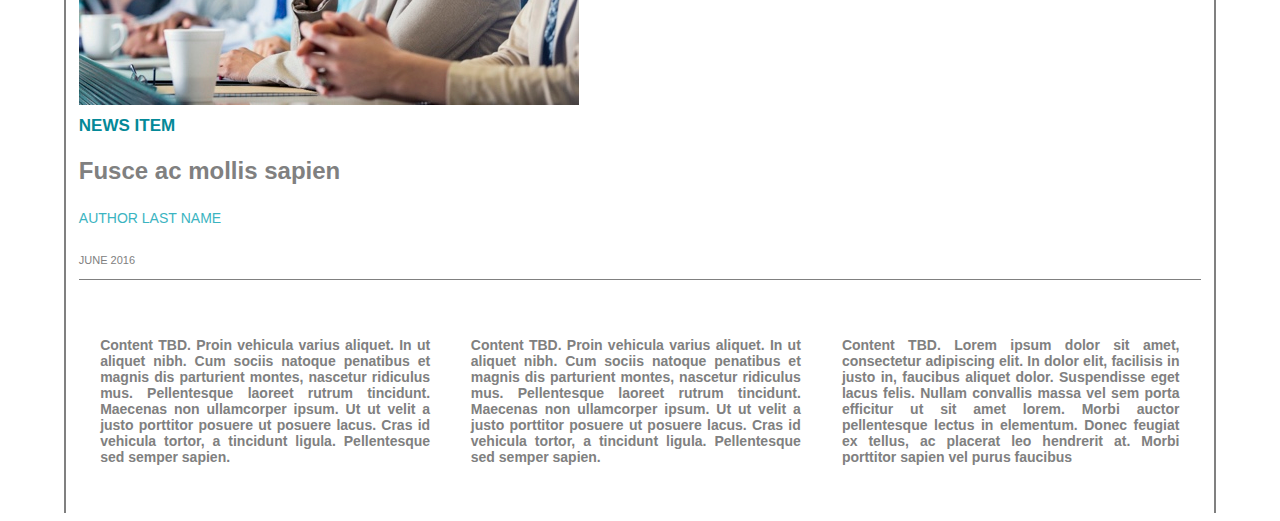
<file: AdiAlOwaifeer/week1/L2 - CSS Basics/5. CSS Experiment Time/index.html>
<!doctype html>
<html class="no-js" lang="en">
  <head>
    <meta charset="utf-8">
    <meta name="description" content="">
    <meta name="viewport" content="width=device-width, initial-scale=1">
    <title>AA Sample Page</title>

    <link rel="apple-touch-icon" href="apple-touch-icon.png">
    <link rel="stylesheet" href="main.css">
  </head>
  <body>

  <main class="aa">


    <!-- Issue Columns -->
    <section class="hp-issue-container">
      <div class="hp-issue-content">
        <h2 class="hp-issue-index">In Edition 71:</h2>
        <ul class="hp-issue-article-list">
          <li>Item 1</li>
          <li>Item 2</li>
          <li>Item 3</li>
          <li>Item 4</li>
          <li>Item 5</li>
        </ul>
      </div>
    </section>

    <!-- Homepage News Layout -->
    <section class="hp-news-container">
      <div class="hp-news-block-container hp-news-block-container-1">
        <img src="img/aa_sample_3_sized.jpg" alt="F-22 landing on aircraft carrier" />
        <br>
        <span class="hp-news-category">News Item</span>
        <h2 class="hp-news-title">Duis luctus et ipsum et porta Vivamus quis quam sed felis imperdiet pharetra</h2>
        <h3 class="hp-news-author">Author Last Name</h3>
        <h4 class="hp-news-date">June 2016</h4>
      </div>
      <div class="hp-news-block-container hp-news-block-container-2">
        <img src="img/aa_sample_9_sized.jpg" alt="Electronic chip board" />
        <br>
        <span class="hp-news-category">News Item</span>
        <h2 class="hp-news-title">Morbi orci lorem aliquam ultrices magna at</h2>
        <h3 class="hp-news-author">Author Last Name</h3>
        <h4 class="hp-news-date">June 2016</h4>
      </div>
      <div class="hp-news-block-container hp-news-block-container-3">
        <img src="img/aa_sample_7_sized.jpg" alt="Racially diverse board meeting" />
        <br>
        <span class="hp-news-category">News Item</span>
        <h2 class="hp-news-title">Fusce ac mollis sapien</h2>
        <h3 class="hp-news-author">Author Last Name</h3>
        <h4 class="hp-news-date">June 2016</h4>
      </div>
    </section>
  </main>

  <footer class="footer-container">
      <table>
          <thead>
              <tr>       
<th>
        <div class="footer-block-container-1">
                <p>Content TBD. Proin vehicula varius aliquet. In ut aliquet nibh. Cum sociis natoque penatibus et magnis dis parturient montes, nascetur ridiculus mus. Pellentesque laoreet rutrum tincidunt. Maecenas non ullamcorper ipsum. Ut ut velit a justo porttitor posuere ut posuere lacus. Cras id vehicula tortor, a tincidunt ligula. Pellentesque sed semper sapien.</p>
              </div>
</th>
<th>  
    <div class="footer-block-container-2">
      <p>Content TBD. Proin vehicula varius aliquet. In ut aliquet nibh. Cum sociis natoque penatibus et magnis dis parturient montes, nascetur ridiculus mus. Pellentesque laoreet rutrum tincidunt. Maecenas non ullamcorper ipsum. Ut ut velit a justo porttitor posuere ut posuere lacus. Cras id vehicula tortor, a tincidunt ligula. Pellentesque sed semper sapien.</p>
    </div>
</th>
<th>  
    <div class="footer-block-container-3">
      <p>Content TBD. Lorem ipsum dolor sit amet, consectetur adipiscing elit. In dolor elit, facilisis in justo in, faucibus aliquet dolor. Suspendisse eget lacus felis. Nullam convallis massa vel sem porta efficitur ut sit amet lorem. Morbi auctor pellentesque lectus in elementum. Donec feugiat ex tellus, ac placerat leo hendrerit at. Morbi porttitor sapien vel purus faucibus </p>
    </div>
</th>
</tr>
</thead>
</table>
  </footer>

  </body>
</html>
</file>
<file: AdiAlOwaifeer/week2/0. Practice Makes Perfect/main.css>
body {
    background-color:#222222;
    color: white;
}

.hp-news-category {
    font-size: 18px;
    font-variant-caps: all-petite-caps;
    font-weight: bolder;
    font-family: Arial;
    padding-left: 33%;
    padding-right: 33%;
    padding-top: 0%;
    padding-bottom: 0%;
    margin: 0px;
}

.hp-news-title {
    font-size: 36px;
    font-weight: bolder;
    font-family: Calibri;
    padding-left: 33%;
    padding-right: 33%;
    padding-top: 0%;
    padding-bottom: 0%;
    margin: 0px;
}

.hp-news-author {
    font-size: 18px;
    font-variant-caps: all-petite-caps;
    font-weight: bolder;
    font-family: Arial;
    padding-left: 33%;
    padding-right: 33%;
    padding-top: 0%;
    padding-bottom: 0%;
    margin: 0px;
}

.hp-news-date {
    font-size: 18px;
    font-variant-caps: all-petite-caps;
    font-weight: bolder;
    font-family: Arial;
    padding-left: 33%;
    padding-right: 33%;
    padding-top: 0%;
    padding-bottom: 5%;
    margin: 0px;
}

img {
    padding-left: 33%;
    padding-right: 33%;
    padding-top: 0%;
    padding-bottom: 0%;
    margin: 0px;
}
</file>
<file: AdiAlOwaifeer/week2/1. Airbnb Layout/css/style.css>
body {
  display: flex;
  flex-direction: column;
  justify-content: center;
  align-items: center;
  background-color: #edefec;
  font-family: -apple-system, BlinkMacSystemFont, 'Segoe UI', Roboto, Oxygen, Ubuntu, Cantarell, 'Open Sans', 'Helvetica Neue', sans-serif;
  color: #565a5d;
  padding: 35px;
}

h1 {
  font-size: 24px;
  text-align: center;
  margin: 7.5px;
}

h2 {
  font-size: 10px;
  text-align: center;
  font-weight: normal;
  margin: 7.5px;
}

.h3 {
  border: 10px;
  border-color: black;
}

.container {
  display: flex;
  justify-content: center;
}

.item {
  position: relative;
  text-align: center;
}

.img {
  width: 200px;
  height: 225px;
  margin: 10px;
}

.text {
  position: absolute;
  top: 50%;
  left: 50%;
  transform: translate(-50%, -50%);
  font-size: 16px;
  color: white;
  font-weight: bold;
}

.button {
  display: flex;
  border: 1px;
  border-style: solid;
  border-color: #c4c4c4;
  background-color: white;
  width: 200px;
  height: 30px;
  align-items: center;
  justify-content: center;
  font-size: 10px;
  font-weight: bold;
  margin-bottom: 15px;
}

.button:hover {
  border-color: white;
  background-color: #c4c4c4;
  color: white;
}
</file>
<file: AdiAlOwaifeer/week2/2. DOM Tree/main.css>
body {
    margin: 0px;
    font-family: 'Gill Sans', 'Gill Sans MT', Calibri, 'Trebuchet MS', sans-serif;
    width: 100%;
}

.navigation-bar {
    display: flex;
    justify-content: flex-start;
    align-items: center;  
    height: 150px; 
    background-color: white; 
}

.logo {
    width: 300px;
    height: 100px;  
    margin-left: 125px; 
}

.navigation-bar ul {
    display: flex;
    flex-direction: row; 
    margin-left: 600px;
    list-style: none;
    color: grey;
}

.navigation-bar li {
    font-size: 24px;
    border-right: 3px solid grey;
    padding: 5px 15px 5px 15px;
    margin: 0px;
}

.navigation-bar li:last-child {
    border-right: none;
}

.text-section {
    background-color: gray;
    padding: 100px;
    font-size: 60px;
    margin: 0px;
    text-align: center;
    font-weight: normal;
    color: white;
}

.section2 {
    padding: 100px 100px 0px 100px;
    margin: 0px;
}

.image-container {
    display: flex;
    justify-content: center;
    align-items: center;
    flex-direction: row;
    background-color: white;
}

.item-image {
    width: 250px;
    height: 250px;
    margin: 0px 75px 50px 75px;
    border: 2px solid grey;
 }

.list-container {
    display: flex;
    justify-content: center;
    align-items: baseline;
    flex-direction: row;
    background-color: white;
}

.item-list {
    width: 250px;
    height: 250px;
    margin: 25px 75px 0px 75px;
    color: grey;
    text-align: center;
    font-size: 24px;
 }

 .footer {
    height: 30px;
    color: grey;
    text-align: end;
    padding: 15px 25px 15px 25px;
    font-size: 24px;
 }
</file>
<file: AdiAlOwaifeer/week2/4. Instagram Replication/css/main.css>
body {
  font: 200 16px/1.5 "Helvetica Neue", Helvetica, Arial, sans-serif;
  margin: 0px;
  background-image: linear-gradient(to top, #FFFFFF 50%, #355e82 50%, #7390a9);
  font-family: Arial;
  color: #ffffff;
  background-attachment:fixed;
  background-repeat: no-repeat;
}

.container1 {
    display: flex;
    justify-content: center;
    align-items: center;
    flex-direction: row;
    margin: 5% 15% 0% 15%;
    width: 950px;
    height: 600px;
}

.item_iphone {
    display: flex;
    width: 350px;
    height: 600px;
    justify-content: center;
    align-items: center;
    padding: 25px;
}

.item_remaining_items {
    display: flex;
    width: 600px;
    height: 600px;
    flex-direction: column;
    margin: 0px 25px 0px 25px;
}

.container2 {
    display: flex;
    flex-direction: row;
    justify-content: flex-start;
    align-items: center;
    margin: 45px 0px 0px 0px;
}

.btn_login {
    border: none;
    padding: 5px;
    margin: 0px 0px 0px 100px;
    background: #7390a9;
    background-image: -webkit-linear-gradient(top, #7390a9, #355e82);
    background-image: -moz-linear-gradient(top, #7390a9, #355e82);
    background-image: -ms-linear-gradient(top, #7390a9, #355e82);
    background-image: -o-linear-gradient(top, #7390a9, #355e82);
    background-image: linear-gradient(to bottom, #7390a9, #355e82);
    -webkit-border-radius: 3;
    -moz-border-radius: 3;
    border-radius: 3px;
    -webkit-box-shadow: 0px 1px 3px #666666;
    -moz-box-shadow: 0px 1px 3px #666666;
    box-shadow: 0px 1px 3px #666666;
    font-family: Arial;
    font-size: 12px;
    color: #ffffff;
    text-decoration: none;
  }
  
  .btn_login:hover {
    background: #064166;
    text-decoration: none;
  }
  
  .btn_login::before {
    content: url("../images/home.png");
    display: inline-block;
  }
  
  .btn_login span {
    display: inline-block;
    font-weight: bold;
    color: #e1e1e1;
    padding: 5px .5em;
    vertical-align: top;
  }

.container3 {
    display: flex;
    background-image: url(../images/frame.png);
    background-repeat: no-repeat;
    justify-content: center;
    align-items: center;
}

.item_paragraph {
    margin: 15px 75px 0px 40px;
    background-color: white;
}

.text_title {
    color: #002b57;
    font-size: 24px;
    font-weight: bold;
}

.text_body {
    font-size: 16px;
    color: #6d6e6e;
}

.bold_text {
    font-weight: bold;
}

.container4 {
    display: flex;
    flex-direction: row;
    justify-content: flex-start;
    padding: 5px 65px 0px 25px;
    margin: 0px;
}

.item_appstore_btn {
    display: flex;
    justify-content: center;
    align-items: center;
    margin: 0px 10px 0px 10px;
}

footer {
    height: 50px;
    width: 100%;
}

ul {
    display: flex;
    list-style: none;
    flex: row;
    justify-content: center;
    align-items: center;
    margin: 0px;
}

li {
    margin: 0px 0px 0px 20px;
    color: #3b6f99;
    font-size: 12px;
    font-weight: bold;
    text-transform: uppercase;
}

li:last-child {
    color: #b3b3b4;
    margin: 0px 0px 0px 30px;
}
</file>
<file: AdiAlOwaifeer/week3/02-your-favorite-musician/style.css>
body {
    margin: 10% 7.5% 10% 7.5%;
    background-color: #2d383c;
    background-image: url(images/4.jpg);
    background-position: left top;
    background-repeat: no-repeat;
}

.container {
    display: grid;
    grid-template-columns: 1fr 1fr 1fr 1fr 1fr;
    grid-auto-rows: 250px;
    grid-auto-columns: 150px;
    gap: 10px 20px;
}


.box1 {
    grid-column: 1/3;
    grid-row: 1/4;
    background-image: url(images/1.jpg);
}

.box2 {
    grid-column: 3/6;
    grid-row: 1/3;
    display: flex;
    justify-content: center;
    align-items: center;
}

.box3 {
   grid-column: 3/5;
   grid-row: 3/4; 
   background-image: url(images/2.jpg);
}

.box4 {
    grid-column: 5/6;
    grid-row: 3/4;
    background-image: url(images/3.jpg);
}

h1 {
    color: #b0b5b9;
    font-family: 'Gill Sans', 'Gill Sans MT', Calibri, 'Trebuchet MS', sans-serif;
    font-weight: bold;
    font-size: 90px;
}

h2 {
    color: #dfe3e6;
    font-family: Arial, Helvetica, sans-serif;
    font-weight: bold;
    font-size: 42px; 
}

h3 {
    color: #dfe3e6;
    font-family: Arial, Helvetica, sans-serif;
    font-weight: lighter;
    font-style: italic;
    font-size: 32px; 
}

p {
    padding-right: 25%;
    color: #dfe3e6;
    font-family: Arial, Helvetica, sans-serif;
    font-size: 28px; 
    text-align: justify;
}
</file>
<file: AdiAlOwaifeer/week3/03-airbnb-layout-advanced/css/styles.css>
body {
  font-family: 'Nunito', Arial, sans-serif;
}

header {
  display: flex;
  flex-direction: row;
  padding: 10px 25px 10px 25px;
  justify-content: flex-start;
  align-items: flex-start;
}

header ul {
  list-style: none;
  display: flex;
  flex-direction: row;
  margin-left: 1000px;
  justify-content: center;
  align-items: center;
}

header ul li {
  margin-right: 20px;
  color: #838383;
  font-size: 14px;
  font-weight: bold;
}

.section1 {
  display: flex;
  justify-content: center;
  align-items: center;
  flex-direction: column;
  height: 676px;
  width: 100%;
  background-image: url(../img/melbourne.jpg);
}

h1 {
  color: white;
  font-size: 120px;
  font-weight: bold;
  margin: 0px;
}

p {
  color: white;
  font-size: 24px;
}

.button {
  background-color: #ff5a5f;
  padding: 0.75em 1em 0.75em 1em;
}

.section2 {
  display: flex;
  flex-direction: row;
  justify-content: space-between;
  align-items: center;
  background-color: #efefef;
  padding: 5% 1% 5% 1%;
}

.section2 .box {
  display: flex;
  flex-direction: column;
  width: 45%;
  height: auto;
  box-shadow: 0 2px 4px 0 rgba(0, 0, 0, 0.05), 0 3px 10px 0 rgba(0, 0, 0, 0.05);
}

.section2 .box_title {
  background-color: #edefed;
  color: #565a5c;
  font-size: 24px;
  font-weight: bold;
  padding: 1em 0em 1em 1em;
  margin: 0px;
}

.section2 .box_content {
  background-color: white;
  display: flex;
  flex-direction: row;
  justify-content: flex-start;
  align-items: center;
  padding: 15px 15px 15px 35px;
  margin: 0px;
}

.section2 .box_text {
  color: #565a5c;
  font-size: 18px;
  margin-left: 35px;
}

.section3 {
  display: flex;
  flex-direction: column;
  background-color: #f7f7f7;
  padding: 5% 1% 5% 1%;
  justify-content: center;
  align-items: center;
}

h2 {
  color: #565a5c;
  font-size: 52px;
  font-weight: bold;
  margin: 2px;
}

.section3 p {
  color: #565a5c;
  font-size: 24px;
  margin: 2px;
}

.section3 .box_container {
  display: flex;
  flex-direction: row;
  justify-content: space-between;
  align-items: center;
  padding: 2% 1% 2% 1%;
}

.section3 .box {
  display: flex;
  flex-direction: column;
  width: 32%;
  height: auto;
  box-shadow: 0 2px 4px 0 rgba(0, 0, 0, 0.05), 0 3px 10px 0 rgba(0, 0, 0, 0.05);
}

.section3 .box_image {
  display: flex;
  flex-direction: column;
  height: 500px;
  justify-content: center;
  align-items: center;
}

h3 {
  color: white;
  font-size: 32px;
  font-weight: bold;
  margin: 0px;
}

.box_image p {
  color: white;
  font-size: 18px;
  margin: 0px;
}

#fitzroy {
  background-image: url(../img/fitzroy.jpg);
  background-repeat: no-repeat;
  background-size: 100% 100%;
}

#kilda {
  background-image: url(../img/st-kilda.jpg);
  background-repeat: no-repeat;
  background-size: 100% 100%;
}

#central {
  background-image: url(../img/central-business-district.jpg);
  background-repeat: no-repeat;
  background-size: 100% 100%;
}

.section3 .box_content {
  background-color: #efefef;
  color: #565a5c;
  font-size: 18px;
  font-weight: bold;
  padding: 1.5em 2.5em 1.5em 1.5em;
  line-height: 1.6;
  margin: 0px;
}

.section3 .button {
  background-color: #ff5a5f;
  padding: 0.75em 1em 0.75em 1em;
  color: white;
  font-size: 24px;
}

footer {
  width: 100%;
  height: 150px;
  background-image: url(../img/footer.png);
  background-repeat: no-repeat;
  background-size: 100% 100%;
  display: flex;
  justify-content: center;
  align-items: center;
}

footer p {
  color: white;
  font-size: 18px;
  margin-top: 75px;
}
</file>
<file: AdiAlOwaifeer/week6/02-petpalooza/css/main.css>
body {
    padding: 2.5%;
}
</file>
<file: AdiAlOwaifeer/week1/L1 - HTML Basics/1. Cookie Recipe/main.css>
a {
    color: #900;
}

body {
    background-color: #FFE;
    border: 2px;
    border-color: black;
    border-style: solid;
    padding: 10px;
}

img {
    border: 2px;
    border-color: black;
    border-style: solid;
    padding: 1px;
}

#n {
    color: #887;
}

p {
   color: black; 
}
</file>
<file: AdiAlOwaifeer/week1/L2 - CSS Basics/1. Structure It/main.css>
a:link {
    color: #2168cf;
    font-family: Arial;
    text-decoration: none;
}

a:hover {
    color: #2168cf;
    font-family: Arial;
    text-decoration: underline;
}

a:visited {
    color: #2168cf;
    font-family: Arial;
}

body {
    margin-left: 15%;
    margin-right: 15%;
    border: 1px;
    border-color: grey;
    background-color: whitesmoke;
    border-style: solid;
    padding-right: 2%;
    padding-left: 2%;
    padding-top: 1%;
}

img {
    border: 1px;
    border-color: black;
    border-style: solid;
    margin-top: 10px;
}

p {
    font-family: Arial;
    color: black;
}
</file>
<file: AdiAlOwaifeer/week1/L2 - CSS Basics/3. Table for Your Troubles/main.css>
body {
    align-content: center;
}

caption {
    font-size: 200%;
}

table {
    margin-top: 2.5%;
    font-family: Arial;
    width: 75%;
    margin-left: 15%;
    margin-right: 15%;
    border-bottom: 1.5px;
    border-top: 0px;
    border-right: 0px;
    border-left: 0px;
    border-color: grey;
    border-style: solid;
}

th {
    padding: 1%;
    text-align: center;
    font-weight: bold;
    background-color: aliceblue;
    border-top: 1.5px;
    border-bottom: 0px;
    border-right: 0px;
    border-left: 0px;
    border-color: grey;
    border-style: solid;
}

td {
    padding: 1%;
    text-align: center;
    border-top: 1.5px;
    border-bottom: 0px;
    border-right: 0px;
    border-left: 0px;
    border-color: grey;
    border-style: solid;
}
</file>
<file: AdiAlOwaifeer/week1/L2 - CSS Basics/5. CSS Experiment Time/main.css>
body {
    border-right: 2px;
    border-left: 2px;
    border-top: 0px;
    border-bottom: 0px;
    border-color:  grey;
    margin-right: 5%;
    margin-left: 5%;
    margin-top: 0%;
    border-style: solid;
    padding: 1%;
    background-color: white;
}

.hp-issue-index {
  color:grey;
  font-family: Arial;
  font-size: 28px;
  border-bottom: 2px;
  border-color:grey;
  border-style: solid;
  border-right: 0px;
  border-left: 0px;
  border-top: 0px;
}

.hp-issue-article-list {
  color: #3BB4c1;
  font-family: Arial;
  font-size: 24px;
  font-style: oblique;
  list-style-image: url(img/arrow.png);
  border-bottom: 1px;
  border-color:grey;
  border-style: solid;
  border-right: 0px;
  border-left: 0px;
  border-top: 0px;
  padding-bottom: 5%;
}

.hp-news-category {
    color: #048998;
    font-family: Arial;
    font-variant-caps: all-petite-caps;
    font-size: 150%;
    font-weight: bolder;
}

.hp-news-title {
    color: grey;
    font-family: Arial, Helvetica, sans-serif;
}

.hp-news-author {
    color: #3BB4c1;
    font-family: Arial;
    font-variant-caps: all-petite-caps;
    font-size: 125%;
    font-weight: normal;
}

.hp-news-date {
    color: grey;
    font-family: Arial;
    font-variant-caps: all-petite-caps;
    font-size: 100%;
    font-weight: normal;
    border-bottom: 1px;
    border-color:grey;
    border-style: solid;
    border-right: 0px;
    border-left: 0px;
    border-top: 0px;
    padding-bottom: 1%;
}

.footer-container {
    width: 100%;
    margin: 0 auto;
    background-color: white;
    color: grey;
    text-align: justify;
    font-family: Arial;
    font-size: 14px;
    font-style: normal;
}

.footer-block-container-1 {
    padding: 5%;
}

.footer-block-container-2 {
    padding: 5%;
}

.footer-block-container-3 {
    padding: 5%;
}

.table {
    table-layout: fixed;
    width: 100%;
    text-align: justify;
}
</file>
